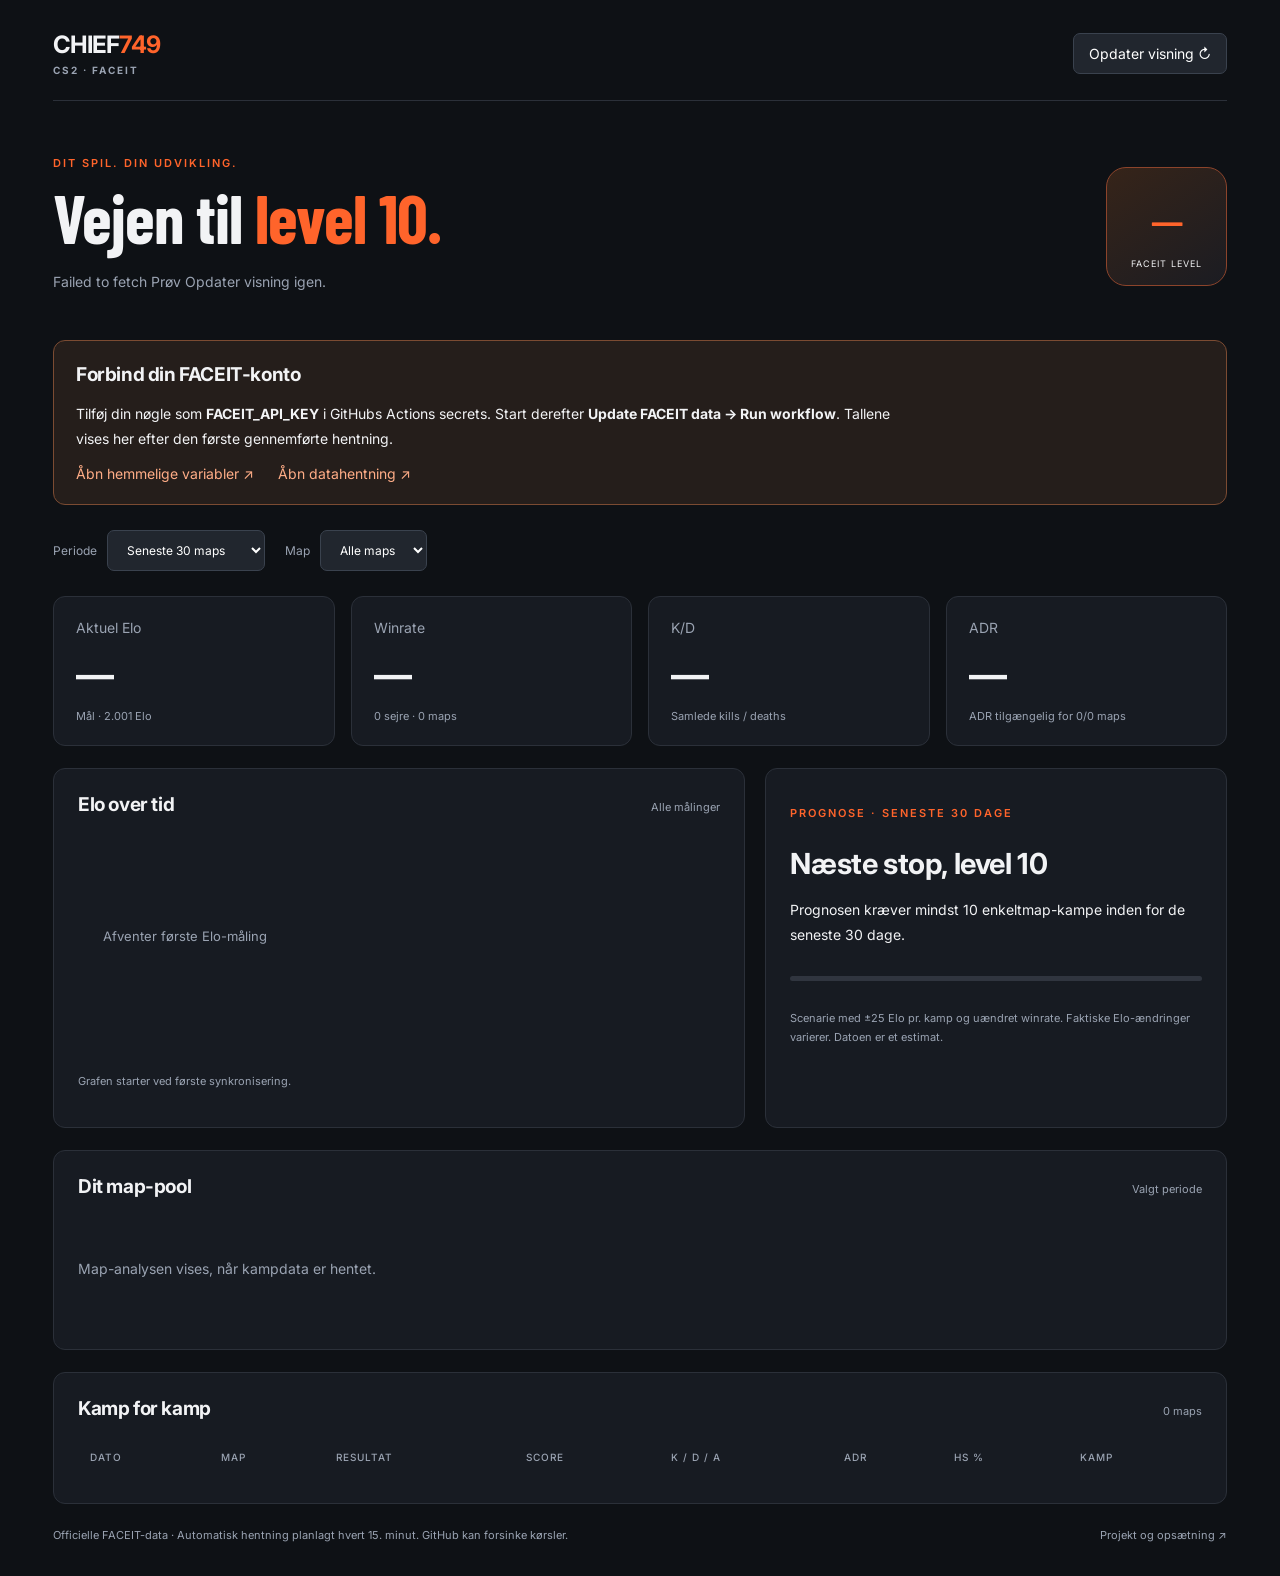
<file: web/index.html>
<!doctype html>
<html lang="da">
<head>
  <meta charset="utf-8"><meta name="viewport" content="width=device-width, initial-scale=1">
  <title>Chief749 · FACEIT dashboard</title>
  <meta name="description" content="Chief749s CS2-kampe, form og vej til level 10.">
  <link rel="stylesheet" href="style.css">
</head>
<body>
<main>
  <header><a class="brand" href="https://www.faceit.com/en/players/Chief749" target="_blank" rel="noopener">CHIEF<span>749</span><small>CS2 · FACEIT</small></a><button id="refresh">Opdater visning ↻</button></header>
  <section class="intro"><div><p class="eyebrow">DIT SPIL. DIN UDVIKLING.</p><h1>Vejen til <em>level 10.</em></h1><p id="status" role="status">Henter dine kampdata…</p></div><div class="level"><span id="level">—</span><small>FACEIT LEVEL</small></div></section>
  <section id="setup" hidden class="notice"><h2>Forbind din FACEIT-konto</h2><p>Tilføj din nøgle som <strong>FACEIT_API_KEY</strong> i GitHubs Actions secrets. Start derefter <strong>Update FACEIT data → Run workflow</strong>. Tallene vises her efter den første gennemførte hentning.</p><div class="links"><a href="https://github.com/mathiaszh/chief749-faceit-dashboard/settings/secrets/actions" target="_blank" rel="noopener">Åbn hemmelige variabler ↗</a><a href="https://github.com/mathiaszh/chief749-faceit-dashboard/actions/workflows/sync.yml" target="_blank" rel="noopener">Åbn datahentning ↗</a></div></section>
  <div class="filters"><label>Periode <select id="period"><option value="30">Seneste 30 maps</option><option value="10">Seneste 10 maps</option><option value="100">Seneste 100 maps</option><option value="all">Alle indlæste maps</option></select></label><label>Map <select id="map"><option value="all">Alle maps</option></select></label></div>
  <section class="metrics" aria-label="Nøgletal"><article><p>Aktuel Elo</p><strong id="elo">—</strong><small id="distance">Mål · 2.001 Elo</small></article><article><p>Winrate</p><strong id="winrate">—</strong><small id="record">Afventer kampe</small></article><article><p>K/D</p><strong id="kd">—</strong><small>Samlede kills / deaths</small></article><article><p>ADR</p><strong id="adr">—</strong><small id="coverage">Vægtet efter antal runder</small></article></section>
  <section class="columns"><article class="panel"><div class="panel-head"><h2>Elo over tid</h2><span>Alle målinger</span></div><canvas id="chart" height="230" role="img" aria-label="Elo-udvikling fra første synkronisering"></canvas><p class="muted" id="chartNote">Grafen starter ved første synkronisering.</p></article><article class="panel forecast"><p class="eyebrow">PROGNOSE · SENESTE 30 DAGE</p><h2 id="forecastTitle">Næste stop, level 10</h2><p id="forecastText">Prognosen vises, når der er mindst 10 enkeltmap-kampe i de seneste 30 dage.</p><div class="progress"><div id="progress"></div></div><p class="muted">Scenarie med ±25 Elo pr. kamp og uændret winrate. Faktiske Elo-ændringer varierer. Datoen er et estimat.</p></article></section>
  <section class="panel"><div class="panel-head"><h2>Dit map-pool</h2><span id="mapHint">Valgt periode</span></div><div id="maps" class="map-grid"></div></section>
  <section class="panel"><div class="panel-head"><h2>Kamp for kamp</h2><span id="matchCount"></span></div><div class="table-wrap"><table><thead><tr><th>Dato</th><th>Map</th><th>Resultat</th><th>Score</th><th>K / D / A</th><th>ADR</th><th>HS %</th><th>Kamp</th></tr></thead><tbody id="matches"></tbody></table></div></section>
  <footer><p>Officielle FACEIT-data · Automatisk hentning planlagt hvert 15. minut. GitHub kan forsinke kørsler.</p><a href="https://github.com/mathiaszh/chief749-faceit-dashboard" target="_blank" rel="noopener">Projekt og opsætning ↗</a></footer>
</main><script type="module" src="app.mjs"></script>
</body></html>
</file>
<file: web/style.css>
@import url('https://fonts.googleapis.com/css2?family=Barlow+Condensed:wght@600;700&family=Inter:wght@400;500;600;700&display=swap');
:root{color-scheme:dark;--bg:#0e1115;--panel:#171b22;--border:#2b3039;--muted:#9aA3b2;--orange:#ff642b;--green:#8bddae}*{box-sizing:border-box}body{margin:0;background:var(--bg);color:#f2f3f5;font-family:Inter,Arial,sans-serif;font-size:14px}main{max-width:1250px;margin:auto;padding:30px 38px}header{display:flex;align-items:center;justify-content:space-between;border-bottom:1px solid var(--border);padding-bottom:24px}a{color:inherit;text-decoration:none}a:hover{text-decoration:underline}.brand{font-weight:700;font-size:24px;letter-spacing:-1px}.brand span{color:var(--orange)}.brand small{display:block;font-size:10px;letter-spacing:2px;color:var(--muted);margin-top:5px}button,select{background:#21262e;color:#fff;border:1px solid #3a424e;padding:11px 15px;border-radius:7px;font:inherit;cursor:pointer}button:hover{border-color:var(--orange)}button:disabled{opacity:.5;cursor:wait}:focus-visible{outline:2px solid var(--orange);outline-offset:4px}.intro{display:flex;justify-content:space-between;align-items:center;margin:44px 0 32px}.eyebrow{font-size:11px;letter-spacing:2px;font-weight:600;color:var(--orange)}h1{font-family:'Barlow Condensed',Arial,sans-serif;font-size:clamp(40px,6vw,68px);line-height:1.05;margin:12px 0 18px;letter-spacing:-1px}em{font-style:normal;color:var(--orange)}#status{color:var(--muted);max-width:750px;line-height:1.6}.level{text-align:center;border:1px solid #8c442b;background:linear-gradient(145deg,#362419,#1b1c22);border-radius:20px;padding:15px 24px}.level span{font-family:'Barlow Condensed',sans-serif;display:block;font-size:58px;color:var(--orange)}.level small{font-size:9px;letter-spacing:1px}.notice{border:1px solid #7b4b32;background:#251e1b;padding:22px;border-radius:12px;margin-bottom:24px}.notice p{line-height:1.8;max-width:850px}.links{display:flex;gap:24px;flex-wrap:wrap;color:#ffad87}.filters{display:flex;gap:20px;margin:25px 0}.filters label{display:flex;align-items:center;gap:10px;color:var(--muted);font-size:12px}.metrics{display:grid;grid-template-columns:repeat(4,1fr);gap:16px}.metrics article{padding:22px;background:var(--panel);border:1px solid var(--border);border-radius:12px}.metrics p{color:var(--muted);margin:0 0 15px}.metrics strong{font-size:38px;display:block;letter-spacing:-1px}.metrics small{display:block;color:var(--muted);font-size:11px;margin-top:12px}.columns{display:grid;grid-template-columns:1.5fr 1fr;gap:20px;margin-top:22px}.panel{padding:24px;border:1px solid var(--border);border-radius:12px;background:var(--panel);margin-bottom:22px;min-width:0}h2{font-size:19px;margin:0 0 15px;letter-spacing:-.4px}.panel-head{display:flex;align-items:baseline;justify-content:space-between;gap:16px}.panel-head span,.muted{color:var(--muted);font-size:11px;line-height:1.8}.forecast h2{font-size:29px;line-height:1.25;margin-top:22px}.forecast>p{line-height:1.8}.progress{height:5px;background:#30353f;border-radius:4px;margin:28px 0;overflow:hidden}.progress div{height:100%;background:var(--orange);width:0}canvas{width:100%;display:block}.map-grid{display:grid;grid-template-columns:repeat(auto-fit,minmax(180px,1fr));gap:12px}.map-card{background:#10141a;border:1px solid var(--border);border-radius:9px;padding:16px}.map-card h3{margin:0 0 14px;text-transform:capitalize;font-size:17px}.map-card strong{font-size:24px;color:var(--green)}.map-card p{font-size:12px;color:var(--muted);line-height:1.8;margin-bottom:0}.map-card small{display:block;color:var(--muted);margin-top:8px}.table-wrap{overflow:auto}table{width:100%;border-collapse:collapse;white-space:nowrap;text-align:left}th{font-size:10px;color:var(--muted);text-transform:uppercase;letter-spacing:1px;font-weight:500;padding:16px 12px}td{padding:15px 12px;border-top:1px solid var(--border);font-size:12px}.win{color:var(--green)}.loss{color:#ff8e83}.empty{color:var(--muted);padding:30px 0;line-height:1.7}footer{display:flex;justify-content:space-between;gap:24px;color:var(--muted);font-size:11px;line-height:1.8}footer p{margin:0}footer a{white-space:nowrap}@media(max-width:750px){main{padding:22px 18px}.metrics{grid-template-columns:repeat(2,1fr)}.columns{grid-template-columns:1fr;gap:0}.intro{margin-top:30px}.level{padding:10px 14px}.level span{font-size:42px}.filters{flex-wrap:wrap;gap:12px}.panel{padding:18px}footer{display:block}.metrics strong{font-size:30px}.metrics article{padding:18px}header button{font-size:11px}}
</file>
